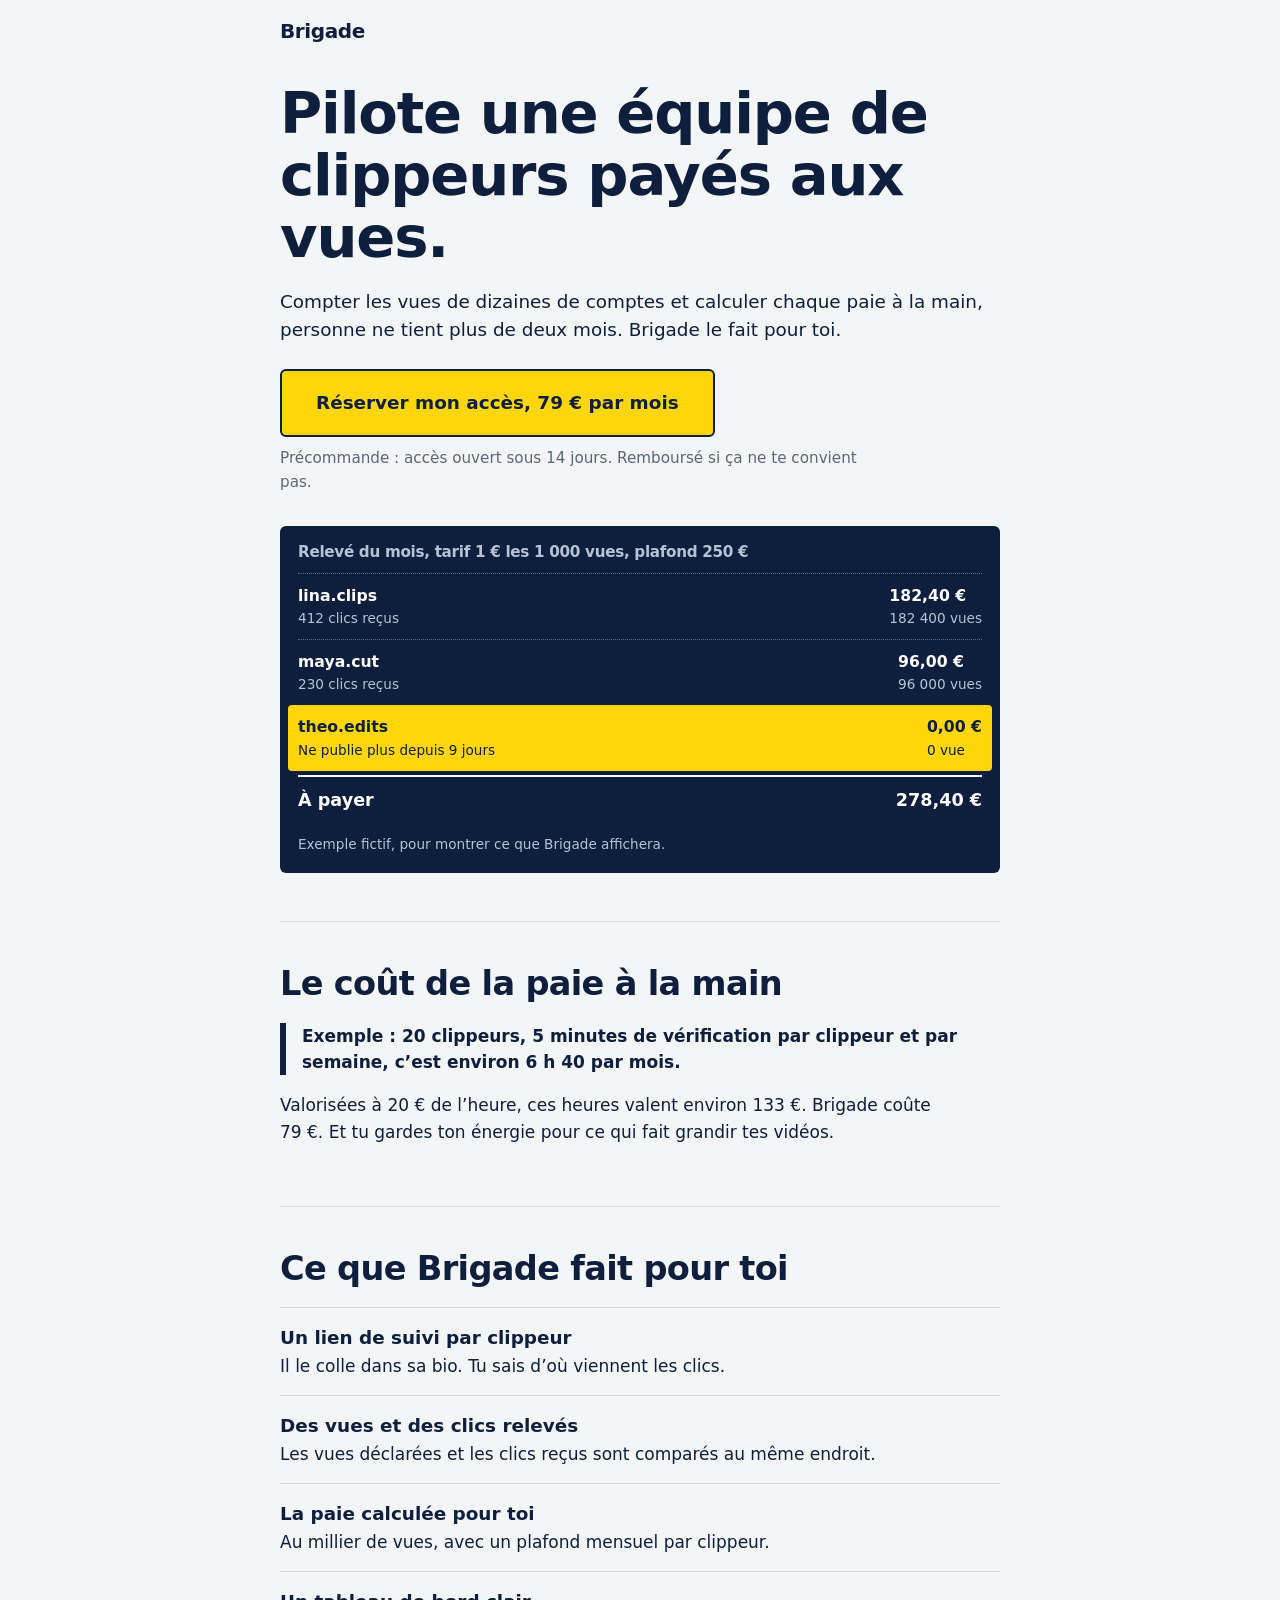
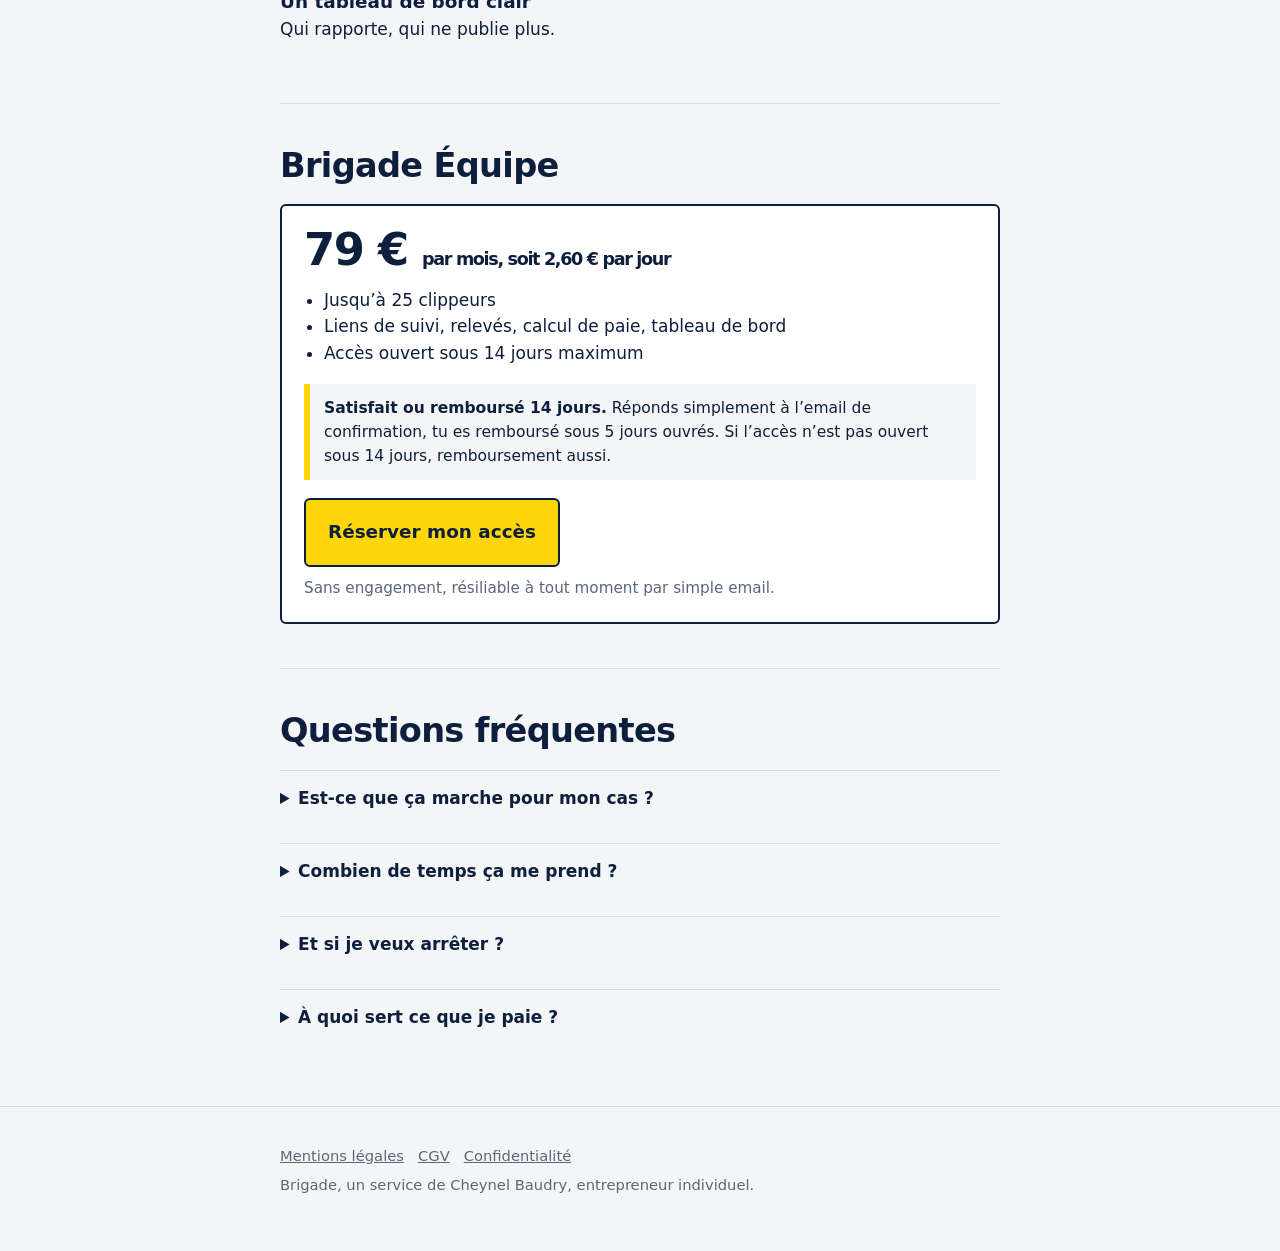
<file: index.html>
<!doctype html>
<html lang="fr"><head><meta charset="utf-8"><meta name="viewport" content="width=device-width,initial-scale=1,viewport-fit=cover"><link rel="stylesheet" href="/style.css">
<title>Brigade : pilote une équipe de clippeurs payés aux vues</title>
<meta name="description" content="Un lien de suivi par clippeur, les vues et les clics relevés, la paie calculée au millier de vues avec plafond. 79 € par mois, remboursé sous 14 jours.">
<meta property="og:type" content="website"><meta property="og:locale" content="fr_FR">
<meta property="og:title" content="Brigade : pilote une équipe de clippeurs payés aux vues">
<meta property="og:description" content="Fini les paies calculées à la main. Un lien par clippeur, un tableau de bord, la paie au millier de vues.">
<meta name="theme-color" content="#0D1F3C">
</head><body>
<div class="wrap">
<header><a class="logo" href="/">Brigade</a></header>
<main>
<section class="hero">
<h1>Pilote une équipe de clippeurs payés aux vues.</h1>
<p class="sub">Compter les vues de dizaines de comptes et calculer chaque paie à la main, personne ne tient plus de deux mois. Brigade le fait pour toi.</p>
<a class="btn" href="https://buy.stripe.com/test_bJebJ1b3X2Gn8vE9cW43S00">Réserver mon accès, 79&nbsp;€ par mois</a>
<p class="note">Précommande : accès ouvert sous 14 jours. Remboursé si ça ne te convient pas.</p>
<div class="releve" aria-label="Exemple de relevé">
<h3>Relevé du mois, tarif 1&nbsp;€ les 1&nbsp;000 vues, plafond 250&nbsp;€</h3>
<div class="ligne"><span><b>lina.clips</b><small>412 clics reçus</small></span><span><b>182,40&nbsp;€</b><small>182&nbsp;400 vues</small></span></div>
<div class="ligne"><span><b>maya.cut</b><small>230 clics reçus</small></span><span><b>96,00&nbsp;€</b><small>96&nbsp;000 vues</small></span></div>
<div class="ligne alerte"><span><b>theo.edits</b><small>Ne publie plus depuis 9 jours</small></span><span><b>0,00&nbsp;€</b><small>0 vue</small></span></div>
<div class="ligne total"><span>À payer</span><span>278,40&nbsp;€</span></div>
<p class="exemple">Exemple fictif, pour montrer ce que Brigade affichera.</p>
</div>
</section>

<section>
<h2>Le coût de la paie à la main</h2>
<p class="calc">Exemple : 20 clippeurs, 5 minutes de vérification par clippeur et par semaine, c’est environ 6&nbsp;h&nbsp;40 par mois.</p>
<p>Valorisées à 20&nbsp;€ de l’heure, ces heures valent environ 133&nbsp;€. Brigade coûte 79&nbsp;€. Et tu gardes ton énergie pour ce qui fait grandir tes vidéos.</p>
</section>

<section>
<h2>Ce que Brigade fait pour toi</h2>
<ul class="benef">
<li><strong>Un lien de suivi par clippeur</strong>Il le colle dans sa bio. Tu sais d’où viennent les clics.</li>
<li><strong>Des vues et des clics relevés</strong>Les vues déclarées et les clics reçus sont comparés au même endroit.</li>
<li><strong>La paie calculée pour toi</strong>Au millier de vues, avec un plafond mensuel par clippeur.</li>
<li><strong>Un tableau de bord clair</strong>Qui rapporte, qui ne publie plus.</li>
</ul>
</section>

<section id="offre">
<h2>Brigade Équipe</h2>
<div class="offre">
<div class="prix">79&nbsp;€ <span>par mois, soit 2,60&nbsp;€ par jour</span></div>
<ul><li>Jusqu’à 25 clippeurs</li><li>Liens de suivi, relevés, calcul de paie, tableau de bord</li><li>Accès ouvert sous 14 jours maximum</li></ul>
<div class="garantie"><b>Satisfait ou remboursé 14 jours.</b> Réponds simplement à l’email de confirmation, tu es remboursé sous 5 jours ouvrés. Si l’accès n’est pas ouvert sous 14 jours, remboursement aussi.</div>
<a class="btn" href="https://buy.stripe.com/test_bJebJ1b3X2Gn8vE9cW43S00">Réserver mon accès</a>
<p class="note">Sans engagement, résiliable à tout moment par simple email.</p>
</div>
</section>

<section>
<h2>Questions fréquentes</h2>
<details><summary>Est-ce que ça marche pour mon cas ?</summary><p>Si tu fais diffuser tes vidéos par plusieurs comptes (jusqu’à 25) et que tu paies au millier de vues, oui. Si ton cas est différent, écris-moi avant de payer : cheynelbaudry@gmail.com.</p></details>
<details><summary>Combien de temps ça me prend ?</summary><p>Quelques minutes par mois : tu ajoutes tes clippeurs, ils collent leur lien, tu consultes le tableau de bord et tu valides les paies.</p></details>
<details><summary>Et si je veux arrêter ?</summary><p>Tu écris un email, l’abonnement s’arrête. Dans les 14 premiers jours, tu es en plus remboursé.</p></details>
<details><summary>À quoi sert ce que je paie ?</summary><p>À l’accès au logiciel : liens de suivi, relevé des vues et des clics, calcul des paies et tableau de bord. Les clippeurs, eux, restent payés par toi.</p></details>
</section>
</main>
</div>
<footer><div class="wrap"><a href="/mentions-legales">Mentions légales</a><a href="/cgv">CGV</a><a href="/confidentialite">Confidentialité</a><p>Brigade, un service de Cheynel Baudry, entrepreneur individuel.</p></div></footer>
<div class="sticky"><a class="btn" href="https://buy.stripe.com/test_bJebJ1b3X2Gn8vE9cW43S00">Réserver mon accès, 79&nbsp;€ par mois</a></div>
</body></html>
</file>
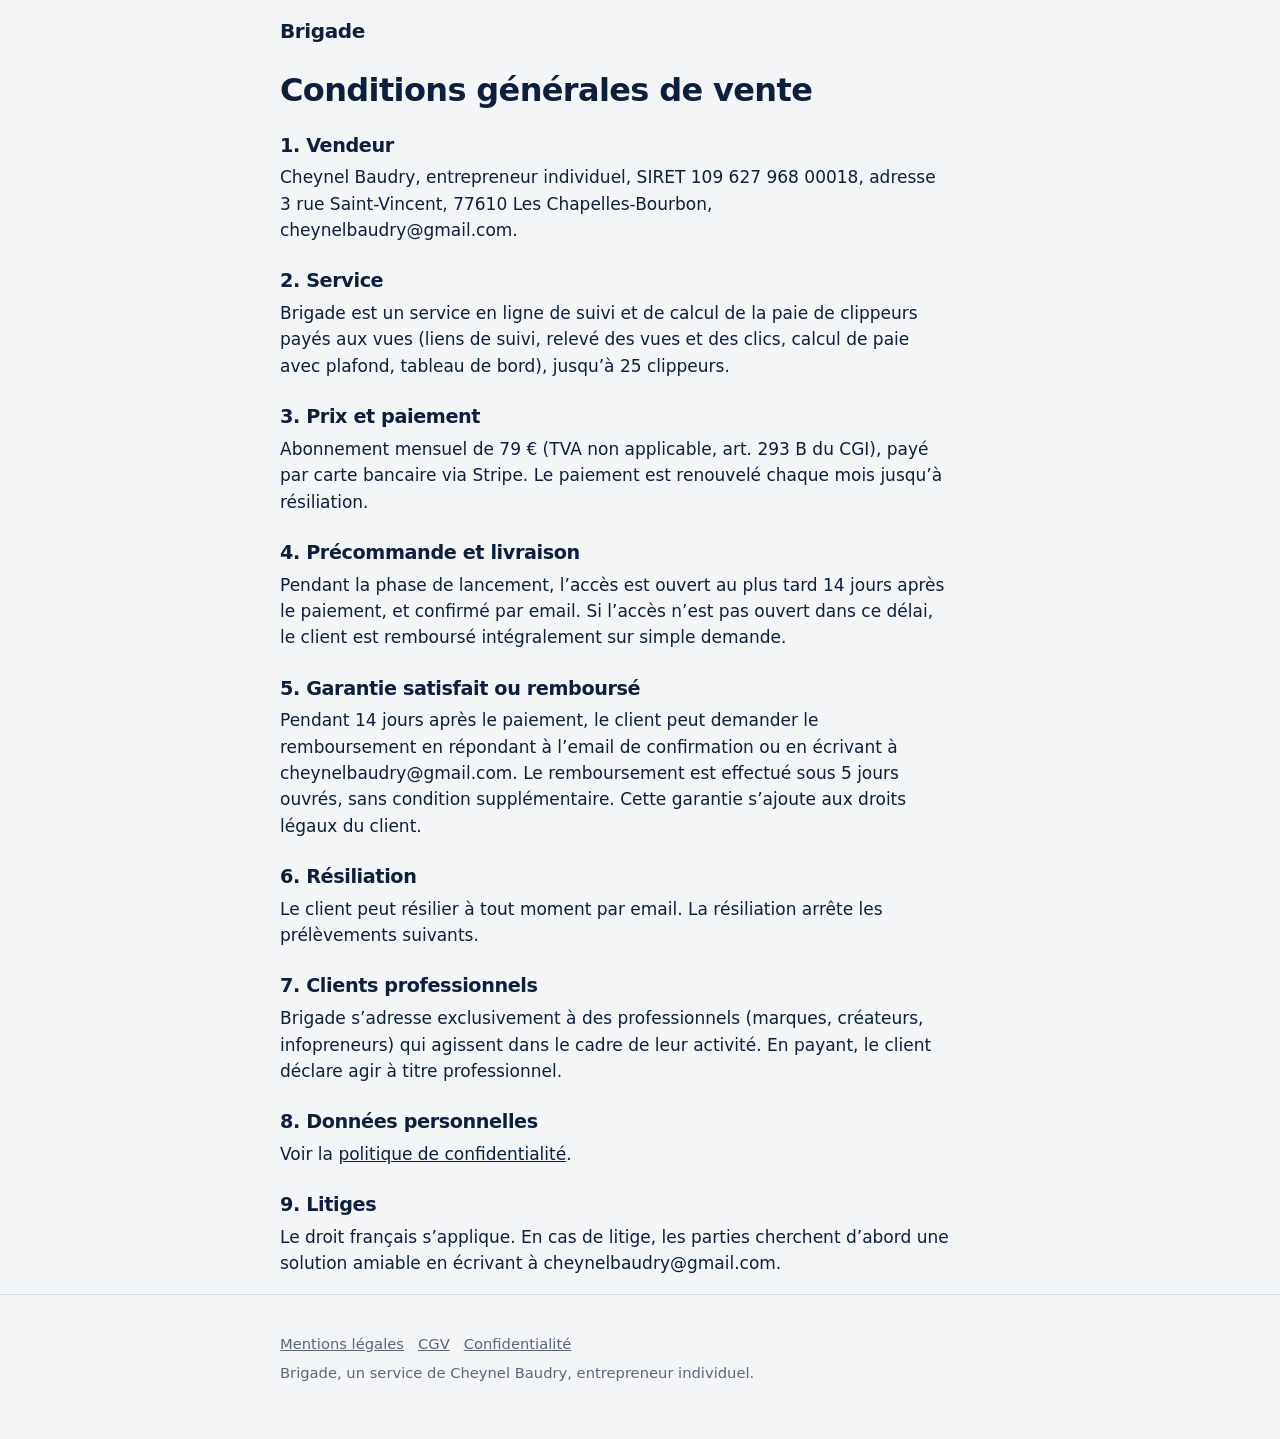
<file: cgv-2.html>
<!doctype html><html lang="fr"><head><meta charset="utf-8"><meta name="viewport" content="width=device-width,initial-scale=1,viewport-fit=cover"><link rel="stylesheet" href="/style.css"><title>Conditions générales de vente | Brigade</title><meta name="description" content="Conditions générales de vente de Brigade."></head><body>
<div class="wrap legal"><header><a class="logo" href="/">Brigade</a></header><main>
<h1>Conditions générales de vente</h1>
<h2>1. Vendeur</h2>
<p>Cheynel Baudry, entrepreneur individuel, SIRET 109 627 968 00018, adresse 3 rue Saint-Vincent, 77610 Les Chapelles-Bourbon, cheynelbaudry@gmail.com.</p>
<h2>2. Service</h2>
<p>Brigade est un service en ligne de suivi et de calcul de la paie de clippeurs payés aux vues (liens de suivi, relevé des vues et des clics, calcul de paie avec plafond, tableau de bord), jusqu’à 25 clippeurs.</p>
<h2>3. Prix et paiement</h2>
<p>Abonnement mensuel de 79&nbsp;€ (TVA non applicable, art. 293 B du CGI), payé par carte bancaire via Stripe. Le paiement est renouvelé chaque mois jusqu’à résiliation.</p>
<h2>4. Précommande et livraison</h2>
<p>Pendant la phase de lancement, l’accès est ouvert au plus tard 14 jours après le paiement, et confirmé par email. Si l’accès n’est pas ouvert dans ce délai, le client est remboursé intégralement sur simple demande.</p>
<h2>5. Garantie satisfait ou remboursé</h2>
<p>Pendant 14 jours après le paiement, le client peut demander le remboursement en répondant à l’email de confirmation ou en écrivant à cheynelbaudry@gmail.com. Le remboursement est effectué sous 5 jours ouvrés, sans condition supplémentaire. Cette garantie s’ajoute aux droits légaux du client.</p>
<h2>6. Résiliation</h2>
<p>Le client peut résilier à tout moment par email. La résiliation arrête les prélèvements suivants.</p>
<h2>7. Clients professionnels</h2>
<p>Brigade s’adresse exclusivement à des professionnels (marques, créateurs, infopreneurs) qui agissent dans le cadre de leur activité. En payant, le client déclare agir à titre professionnel.</p>
<h2>8. Données personnelles</h2>
<p>Voir la <a href="/confidentialite">politique de confidentialité</a>.</p>
<h2>9. Litiges</h2>
<p>Le droit français s’applique. En cas de litige, les parties cherchent d’abord une solution amiable en écrivant à cheynelbaudry@gmail.com.</p>
</main></div><footer><div class="wrap"><a href="/mentions-legales">Mentions légales</a><a href="/cgv">CGV</a><a href="/confidentialite">Confidentialité</a><p>Brigade, un service de Cheynel Baudry, entrepreneur individuel.</p></div></footer></body></html>
</file>
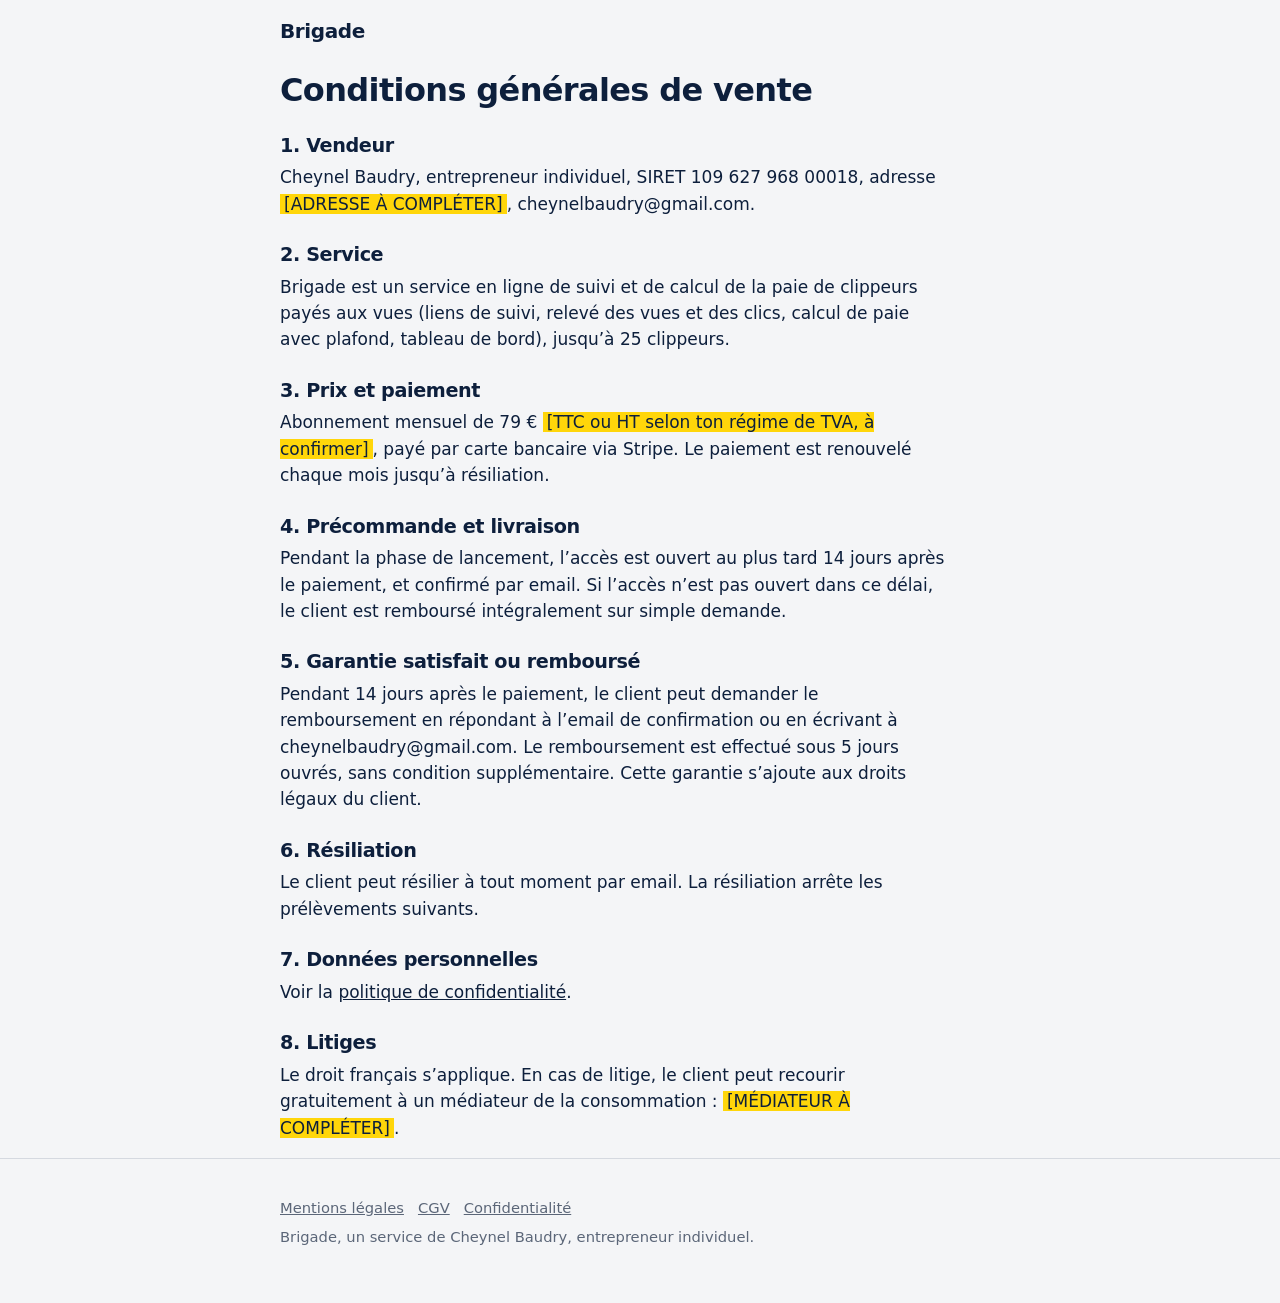
<file: cgv.html>
<!doctype html><html lang="fr"><head><meta charset="utf-8"><meta name="viewport" content="width=device-width,initial-scale=1,viewport-fit=cover"><link rel="stylesheet" href="/style.css"><title>Conditions générales de vente | Brigade</title><meta name="description" content="Conditions générales de vente de Brigade."></head><body>
<div class="wrap legal"><header><a class="logo" href="/">Brigade</a></header><main>
<h1>Conditions générales de vente</h1>
<h2>1. Vendeur</h2>
<p>Cheynel Baudry, entrepreneur individuel, SIRET 109 627 968 00018, adresse <span class="champ">[ADRESSE À COMPLÉTER]</span>, cheynelbaudry@gmail.com.</p>
<h2>2. Service</h2>
<p>Brigade est un service en ligne de suivi et de calcul de la paie de clippeurs payés aux vues (liens de suivi, relevé des vues et des clics, calcul de paie avec plafond, tableau de bord), jusqu’à 25 clippeurs.</p>
<h2>3. Prix et paiement</h2>
<p>Abonnement mensuel de 79&nbsp;€ <span class="champ">[TTC ou HT selon ton régime de TVA, à confirmer]</span>, payé par carte bancaire via Stripe. Le paiement est renouvelé chaque mois jusqu’à résiliation.</p>
<h2>4. Précommande et livraison</h2>
<p>Pendant la phase de lancement, l’accès est ouvert au plus tard 14 jours après le paiement, et confirmé par email. Si l’accès n’est pas ouvert dans ce délai, le client est remboursé intégralement sur simple demande.</p>
<h2>5. Garantie satisfait ou remboursé</h2>
<p>Pendant 14 jours après le paiement, le client peut demander le remboursement en répondant à l’email de confirmation ou en écrivant à cheynelbaudry@gmail.com. Le remboursement est effectué sous 5 jours ouvrés, sans condition supplémentaire. Cette garantie s’ajoute aux droits légaux du client.</p>
<h2>6. Résiliation</h2>
<p>Le client peut résilier à tout moment par email. La résiliation arrête les prélèvements suivants.</p>
<h2>7. Données personnelles</h2>
<p>Voir la <a href="/confidentialite">politique de confidentialité</a>.</p>
<h2>8. Litiges</h2>
<p>Le droit français s’applique. En cas de litige, le client peut recourir gratuitement à un médiateur de la consommation : <span class="champ">[MÉDIATEUR À COMPLÉTER]</span>.</p>
</main></div><footer><div class="wrap"><a href="/mentions-legales">Mentions légales</a><a href="/cgv">CGV</a><a href="/confidentialite">Confidentialité</a><p>Brigade, un service de Cheynel Baudry, entrepreneur individuel.</p></div></footer></body></html>
</file>
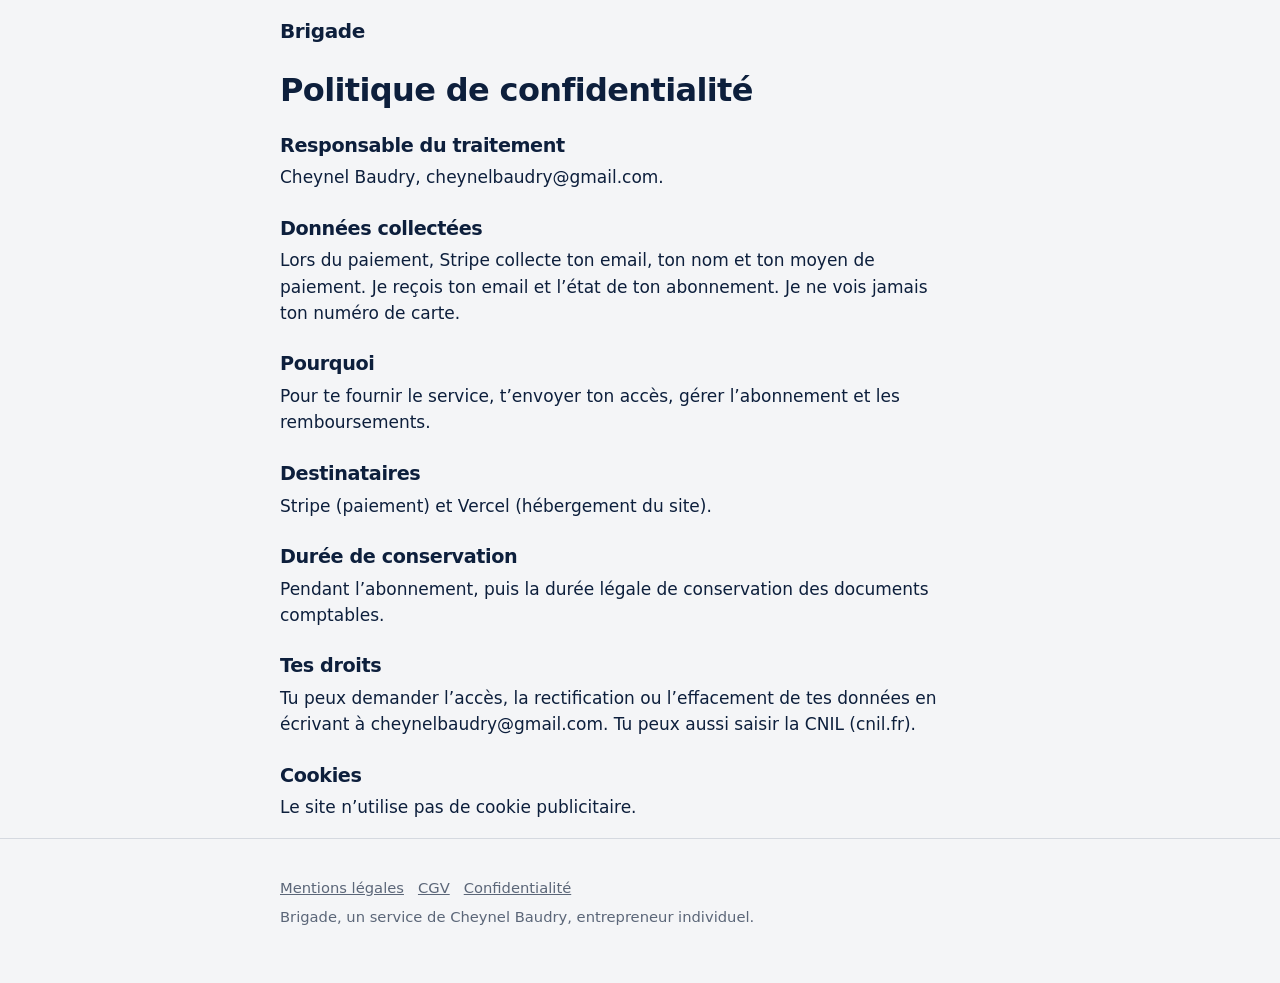
<file: confidentialite.html>
<!doctype html><html lang="fr"><head><meta charset="utf-8"><meta name="viewport" content="width=device-width,initial-scale=1,viewport-fit=cover"><link rel="stylesheet" href="/style.css"><title>Politique de confidentialité | Brigade</title><meta name="description" content="Politique de confidentialité de Brigade."></head><body>
<div class="wrap legal"><header><a class="logo" href="/">Brigade</a></header><main>
<h1>Politique de confidentialité</h1>
<h2>Responsable du traitement</h2>
<p>Cheynel Baudry, cheynelbaudry@gmail.com.</p>
<h2>Données collectées</h2>
<p>Lors du paiement, Stripe collecte ton email, ton nom et ton moyen de paiement. Je reçois ton email et l’état de ton abonnement. Je ne vois jamais ton numéro de carte.</p>
<h2>Pourquoi</h2>
<p>Pour te fournir le service, t’envoyer ton accès, gérer l’abonnement et les remboursements.</p>
<h2>Destinataires</h2>
<p>Stripe (paiement) et Vercel (hébergement du site).</p>
<h2>Durée de conservation</h2>
<p>Pendant l’abonnement, puis la durée légale de conservation des documents comptables.</p>
<h2>Tes droits</h2>
<p>Tu peux demander l’accès, la rectification ou l’effacement de tes données en écrivant à cheynelbaudry@gmail.com. Tu peux aussi saisir la CNIL (cnil.fr).</p>
<h2>Cookies</h2>
<p>Le site n’utilise pas de cookie publicitaire.</p>
</main></div><footer><div class="wrap"><a href="/mentions-legales">Mentions légales</a><a href="/cgv">CGV</a><a href="/confidentialite">Confidentialité</a><p>Brigade, un service de Cheynel Baudry, entrepreneur individuel.</p></div></footer></body></html>
</file>
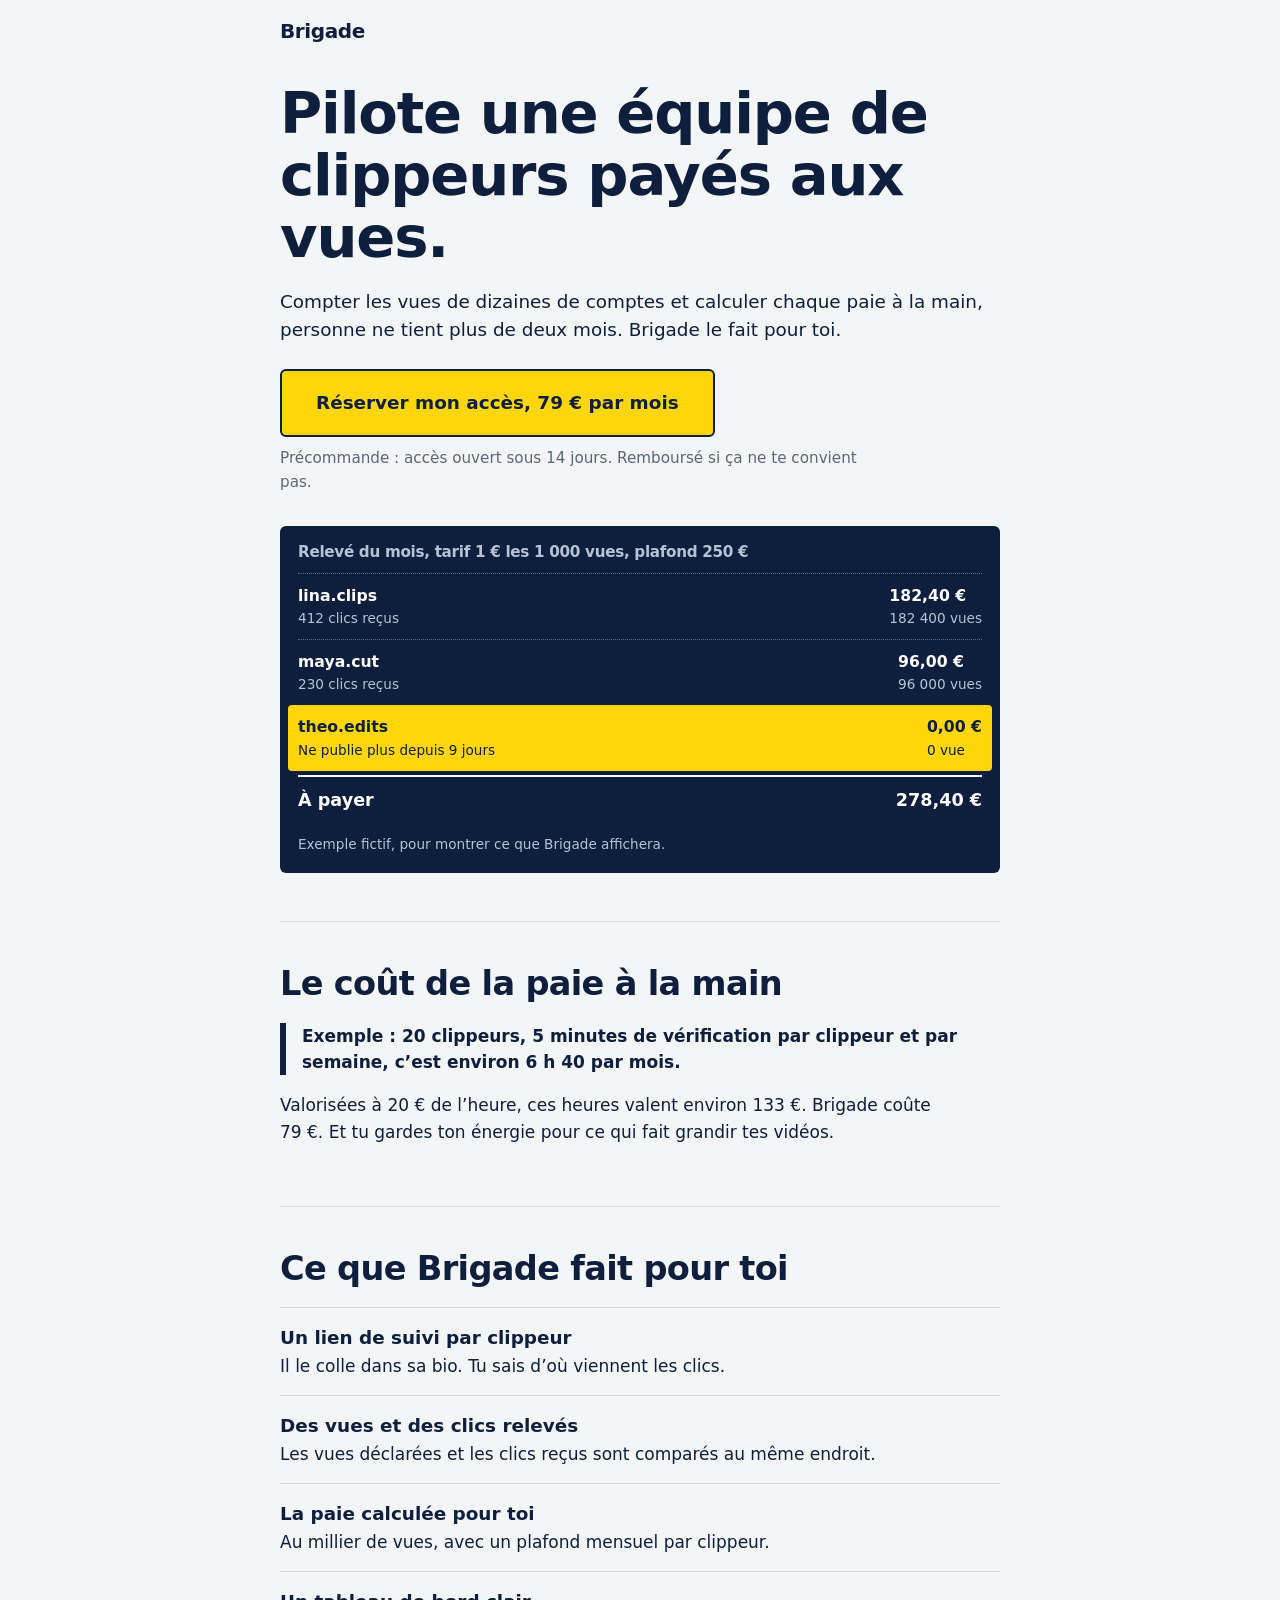
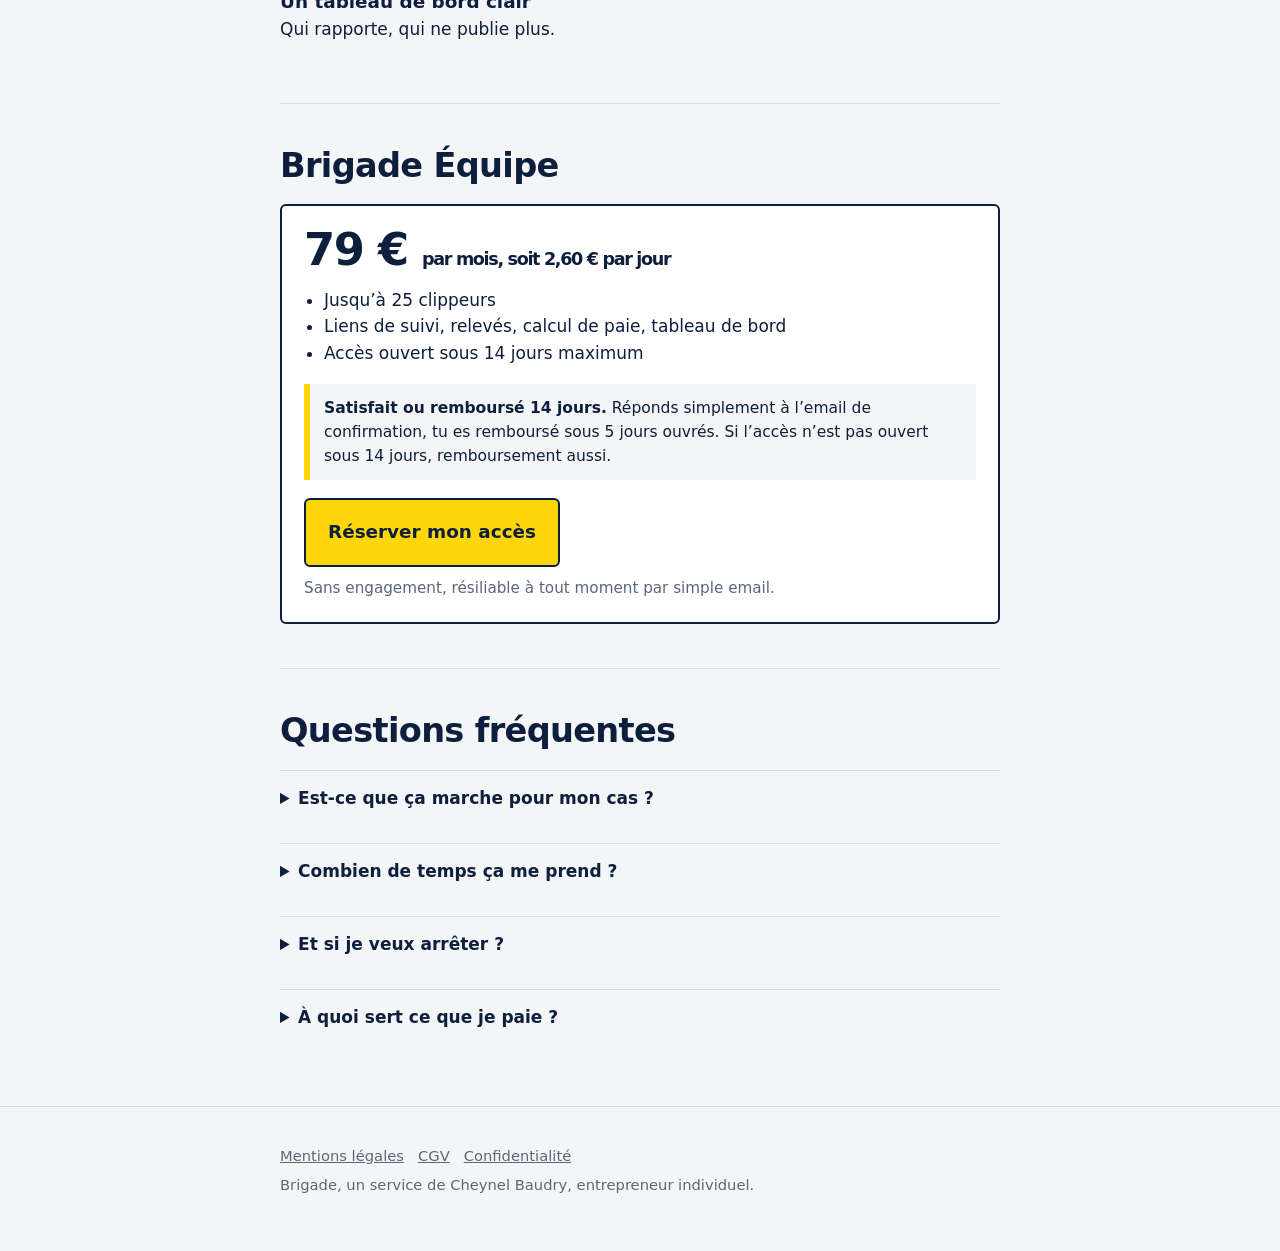
<file: index-2.html>
<!doctype html>
<html lang="fr"><head><meta charset="utf-8"><meta name="viewport" content="width=device-width,initial-scale=1,viewport-fit=cover"><link rel="stylesheet" href="/style.css">
<title>Brigade : pilote une équipe de clippeurs payés aux vues</title>
<meta name="description" content="Un lien de suivi par clippeur, les vues et les clics relevés, la paie calculée au millier de vues avec plafond. 79 € par mois, remboursé sous 14 jours.">
<meta property="og:type" content="website"><meta property="og:locale" content="fr_FR">
<meta property="og:title" content="Brigade : pilote une équipe de clippeurs payés aux vues">
<meta property="og:description" content="Fini les paies calculées à la main. Un lien par clippeur, un tableau de bord, la paie au millier de vues.">
<meta name="theme-color" content="#0D1F3C">
</head><body>
<div class="wrap">
<header><a class="logo" href="/">Brigade</a></header>
<main>
<section class="hero">
<h1>Pilote une équipe de clippeurs payés aux vues.</h1>
<p class="sub">Compter les vues de dizaines de comptes et calculer chaque paie à la main, personne ne tient plus de deux mois. Brigade le fait pour toi.</p>
<a class="btn" href="https://buy.stripe.com/9B65kD3II9jea1i1274Ni00">Réserver mon accès, 79&nbsp;€ par mois</a>
<p class="note">Précommande : accès ouvert sous 14 jours. Remboursé si ça ne te convient pas.</p>
<div class="releve" aria-label="Exemple de relevé">
<h3>Relevé du mois, tarif 1&nbsp;€ les 1&nbsp;000 vues, plafond 250&nbsp;€</h3>
<div class="ligne"><span><b>lina.clips</b><small>412 clics reçus</small></span><span><b>182,40&nbsp;€</b><small>182&nbsp;400 vues</small></span></div>
<div class="ligne"><span><b>maya.cut</b><small>230 clics reçus</small></span><span><b>96,00&nbsp;€</b><small>96&nbsp;000 vues</small></span></div>
<div class="ligne alerte"><span><b>theo.edits</b><small>Ne publie plus depuis 9 jours</small></span><span><b>0,00&nbsp;€</b><small>0 vue</small></span></div>
<div class="ligne total"><span>À payer</span><span>278,40&nbsp;€</span></div>
<p class="exemple">Exemple fictif, pour montrer ce que Brigade affichera.</p>
</div>
</section>

<section>
<h2>Le coût de la paie à la main</h2>
<p class="calc">Exemple : 20 clippeurs, 5 minutes de vérification par clippeur et par semaine, c’est environ 6&nbsp;h&nbsp;40 par mois.</p>
<p>Valorisées à 20&nbsp;€ de l’heure, ces heures valent environ 133&nbsp;€. Brigade coûte 79&nbsp;€. Et tu gardes ton énergie pour ce qui fait grandir tes vidéos.</p>
</section>

<section>
<h2>Ce que Brigade fait pour toi</h2>
<ul class="benef">
<li><strong>Un lien de suivi par clippeur</strong>Il le colle dans sa bio. Tu sais d’où viennent les clics.</li>
<li><strong>Des vues et des clics relevés</strong>Les vues déclarées et les clics reçus sont comparés au même endroit.</li>
<li><strong>La paie calculée pour toi</strong>Au millier de vues, avec un plafond mensuel par clippeur.</li>
<li><strong>Un tableau de bord clair</strong>Qui rapporte, qui ne publie plus.</li>
</ul>
</section>

<section id="offre">
<h2>Brigade Équipe</h2>
<div class="offre">
<div class="prix">79&nbsp;€ <span>par mois, soit 2,60&nbsp;€ par jour</span></div>
<ul><li>Jusqu’à 25 clippeurs</li><li>Liens de suivi, relevés, calcul de paie, tableau de bord</li><li>Accès ouvert sous 14 jours maximum</li></ul>
<div class="garantie"><b>Satisfait ou remboursé 14 jours.</b> Réponds simplement à l’email de confirmation, tu es remboursé sous 5 jours ouvrés. Si l’accès n’est pas ouvert sous 14 jours, remboursement aussi.</div>
<a class="btn" href="https://buy.stripe.com/9B65kD3II9jea1i1274Ni00">Réserver mon accès</a>
<p class="note">Sans engagement, résiliable à tout moment par simple email.</p>
</div>
</section>

<section>
<h2>Questions fréquentes</h2>
<details><summary>Est-ce que ça marche pour mon cas ?</summary><p>Si tu fais diffuser tes vidéos par plusieurs comptes (jusqu’à 25) et que tu paies au millier de vues, oui. Si ton cas est différent, écris-moi avant de payer : cheynelbaudry@gmail.com.</p></details>
<details><summary>Combien de temps ça me prend ?</summary><p>Quelques minutes par mois : tu ajoutes tes clippeurs, ils collent leur lien, tu consultes le tableau de bord et tu valides les paies.</p></details>
<details><summary>Et si je veux arrêter ?</summary><p>Tu écris un email, l’abonnement s’arrête. Dans les 14 premiers jours, tu es en plus remboursé.</p></details>
<details><summary>À quoi sert ce que je paie ?</summary><p>À l’accès au logiciel : liens de suivi, relevé des vues et des clics, calcul des paies et tableau de bord. Les clippeurs, eux, restent payés par toi.</p></details>
</section>
</main>
</div>
<footer><div class="wrap"><a href="/mentions-legales">Mentions légales</a><a href="/cgv">CGV</a><a href="/confidentialite">Confidentialité</a><p>Brigade, un service de Cheynel Baudry, entrepreneur individuel.</p></div></footer>
<div class="sticky"><a class="btn" href="https://buy.stripe.com/9B65kD3II9jea1i1274Ni00">Réserver mon accès, 79&nbsp;€ par mois</a></div>
</body></html>
</file>
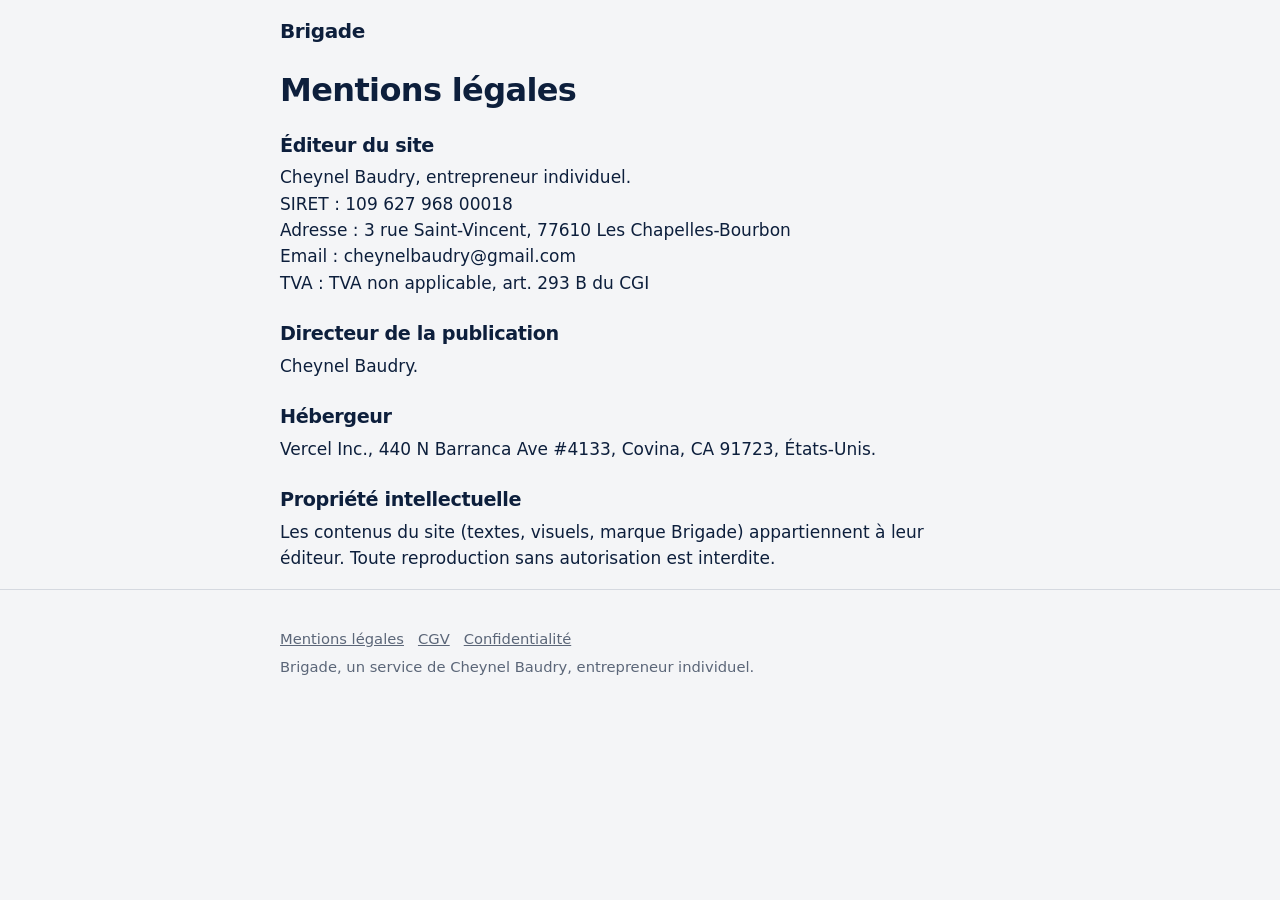
<file: mentions-legales-2.html>
<!doctype html><html lang="fr"><head><meta charset="utf-8"><meta name="viewport" content="width=device-width,initial-scale=1,viewport-fit=cover"><link rel="stylesheet" href="/style.css"><title>Mentions légales | Brigade</title><meta name="description" content="Mentions légales du site Brigade."></head><body>
<div class="wrap legal"><header><a class="logo" href="/">Brigade</a></header><main>
<h1>Mentions légales</h1>
<h2>Éditeur du site</h2>
<p>Cheynel Baudry, entrepreneur individuel.<br>SIRET : 109 627 968 00018<br>Adresse : 3 rue Saint-Vincent, 77610 Les Chapelles-Bourbon<br>Email : cheynelbaudry@gmail.com<br>TVA : TVA non applicable, art. 293 B du CGI</p>
<h2>Directeur de la publication</h2>
<p>Cheynel Baudry.</p>
<h2>Hébergeur</h2>
<p>Vercel Inc., 440 N Barranca Ave #4133, Covina, CA 91723, États-Unis.</p>
<h2>Propriété intellectuelle</h2>
<p>Les contenus du site (textes, visuels, marque Brigade) appartiennent à leur éditeur. Toute reproduction sans autorisation est interdite.</p>
</main></div><footer><div class="wrap"><a href="/mentions-legales">Mentions légales</a><a href="/cgv">CGV</a><a href="/confidentialite">Confidentialité</a><p>Brigade, un service de Cheynel Baudry, entrepreneur individuel.</p></div></footer></body></html>
</file>
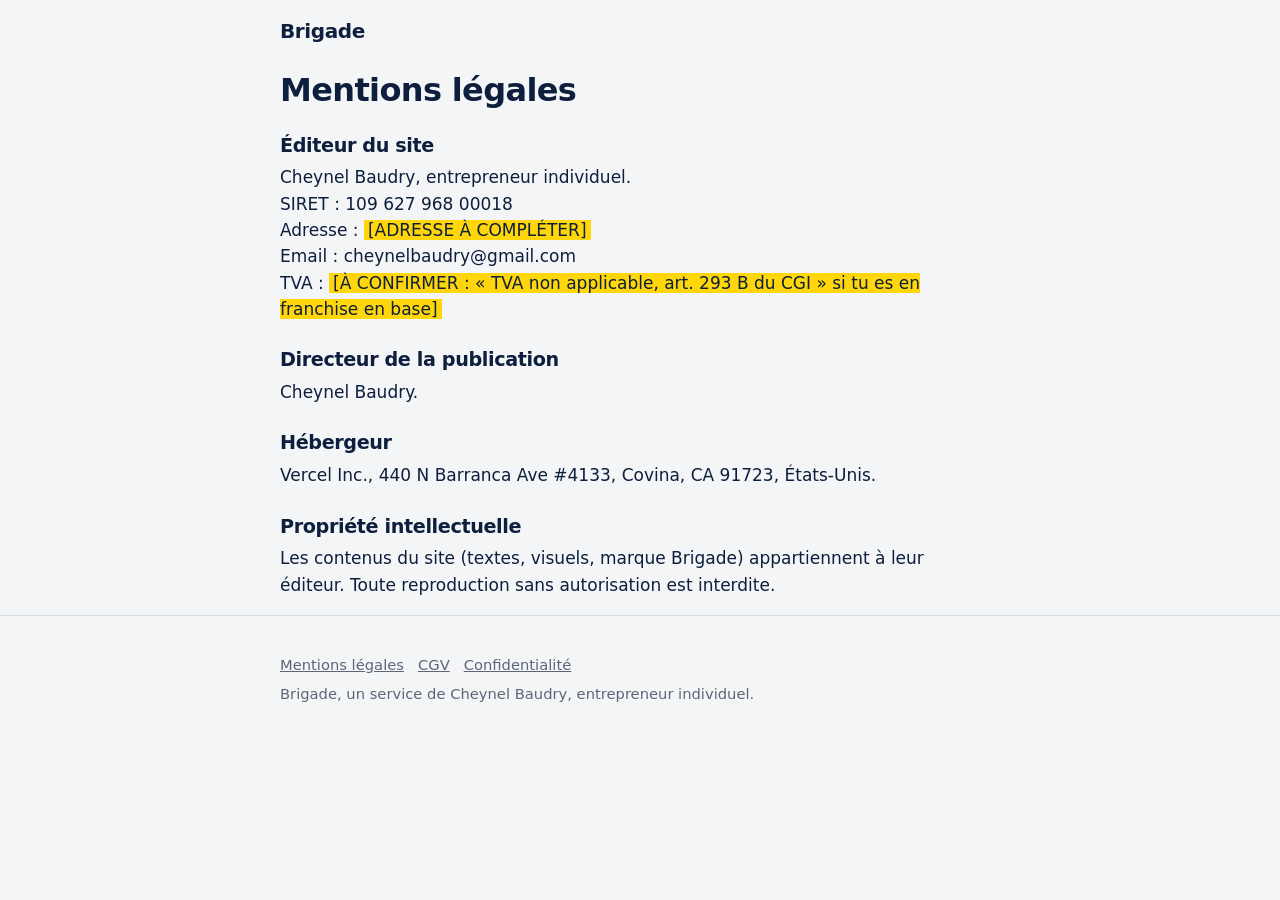
<file: mentions-legales.html>
<!doctype html><html lang="fr"><head><meta charset="utf-8"><meta name="viewport" content="width=device-width,initial-scale=1,viewport-fit=cover"><link rel="stylesheet" href="/style.css"><title>Mentions légales | Brigade</title><meta name="description" content="Mentions légales du site Brigade."></head><body>
<div class="wrap legal"><header><a class="logo" href="/">Brigade</a></header><main>
<h1>Mentions légales</h1>
<h2>Éditeur du site</h2>
<p>Cheynel Baudry, entrepreneur individuel.<br>SIRET : 109 627 968 00018<br>Adresse : <span class="champ">[ADRESSE À COMPLÉTER]</span><br>Email : cheynelbaudry@gmail.com<br>TVA : <span class="champ">[À CONFIRMER : « TVA non applicable, art. 293 B du CGI » si tu es en franchise en base]</span></p>
<h2>Directeur de la publication</h2>
<p>Cheynel Baudry.</p>
<h2>Hébergeur</h2>
<p>Vercel Inc., 440 N Barranca Ave #4133, Covina, CA 91723, États-Unis.</p>
<h2>Propriété intellectuelle</h2>
<p>Les contenus du site (textes, visuels, marque Brigade) appartiennent à leur éditeur. Toute reproduction sans autorisation est interdite.</p>
</main></div><footer><div class="wrap"><a href="/mentions-legales">Mentions légales</a><a href="/cgv">CGV</a><a href="/confidentialite">Confidentialité</a><p>Brigade, un service de Cheynel Baudry, entrepreneur individuel.</p></div></footer></body></html>
</file>
<file: style.css>
:root{--papier:#F4F5F7;--encre:#0D1F3C;--jaune:#FFD60A;--gris:#5B6678;--trait:#D5D9E0;--blanc:#fff}
*{box-sizing:border-box}
html{-webkit-text-size-adjust:100%;scroll-behavior:smooth}
body{margin:0;background:var(--papier);color:var(--encre);font:400 17px/1.55 "Avenir Next","Segoe UI",system-ui,sans-serif}
h1,h2,h3{line-height:1.08;letter-spacing:-.02em;font-weight:800;margin:0}
h1{font-size:clamp(2.1rem,9vw,3.6rem)}
h2{font-size:clamp(1.5rem,6vw,2.1rem);margin-bottom:.6em}
p{margin:0 0 1em;max-width:62ch}
a{color:inherit}
.wrap{max-width:760px;margin:0 auto;padding:0 20px}
section{padding:44px 0;border-top:1px solid var(--trait)}
header{padding:16px 0}
.logo{font-weight:800;font-size:1.25rem;text-decoration:none;letter-spacing:-.02em}
.hero{padding:20px 0 48px;border:0}
.sub{font-size:1.15rem;margin:18px 0 24px}
.btn{display:block;text-align:center;background:var(--jaune);color:var(--encre);font-weight:800;font-size:1.15rem;text-decoration:none;padding:18px 22px;border:2px solid var(--encre);border-radius:6px;min-height:56px}
.btn:focus-visible,a:focus-visible,summary:focus-visible{outline:3px solid var(--encre);outline-offset:3px}
.note{font-size:.95rem;color:var(--gris);margin:10px 0 0;text-align:center}
.releve{background:var(--encre);color:var(--blanc);border-radius:6px;padding:18px;margin-top:32px;font-variant-numeric:tabular-nums}
.releve h3{font-size:.95rem;font-weight:600;color:#B8C2D6;margin-bottom:12px}
.ligne{display:flex;justify-content:space-between;gap:12px;padding:10px 0;border-top:1px dotted #5C6C8C;font-size:.98rem}
.ligne b{font-weight:700}
.ligne small{display:block;color:#B8C2D6;font-size:.85rem}
.alerte{background:var(--jaune);color:var(--encre);margin:0 -10px;padding:10px;border-radius:4px;border:0}
.alerte small{color:var(--encre)}
.total{font-weight:800;font-size:1.1rem;border-top:2px solid var(--blanc);margin-top:4px}
.exemple{font-size:.85rem;color:#B8C2D6;margin:10px 0 0}
.calc{border-left:6px solid var(--encre);padding-left:16px;font-weight:600}
.benef{padding:0;list-style:none;margin:0}
.benef li{padding:16px 0;border-top:1px solid var(--trait)}
.benef strong{display:block;font-size:1.15rem}
.offre{background:var(--blanc);border:2px solid var(--encre);border-radius:6px;padding:22px}
.prix{font-size:2.8rem;font-weight:800;letter-spacing:-.03em;line-height:1}
.prix span{font-size:1.1rem;font-weight:600}
.garantie{background:var(--papier);border-left:6px solid var(--jaune);padding:12px 14px;margin:18px 0;font-size:.97rem}
.offre ul{padding-left:20px;margin:14px 0}
details{border-top:1px solid var(--trait);padding:14px 0}
summary{font-weight:700;cursor:pointer;min-height:44px}
details p{margin:8px 0 0}
footer{padding:32px 0 110px;border-top:1px solid var(--trait);font-size:.92rem;color:var(--gris)}
footer a{margin-right:14px;display:inline-block;padding:6px 0}
.sticky{position:fixed;left:0;right:0;bottom:0;padding:10px 16px calc(10px + env(safe-area-inset-bottom));background:var(--papier);border-top:1px solid var(--trait)}
.sticky .btn{padding:14px}
.legal h1{font-size:2rem;margin:10px 0 24px}
.legal h2{font-size:1.2rem;margin:28px 0 8px}
.champ{background:var(--jaune);padding:0 4px}
@media(min-width:760px){.sticky{display:none}footer{padding-bottom:40px}.btn{display:inline-block}.note{text-align:left}.hero .btn{padding:18px 34px}}
@media(prefers-reduced-motion:reduce){html{scroll-behavior:auto}}
</file>
